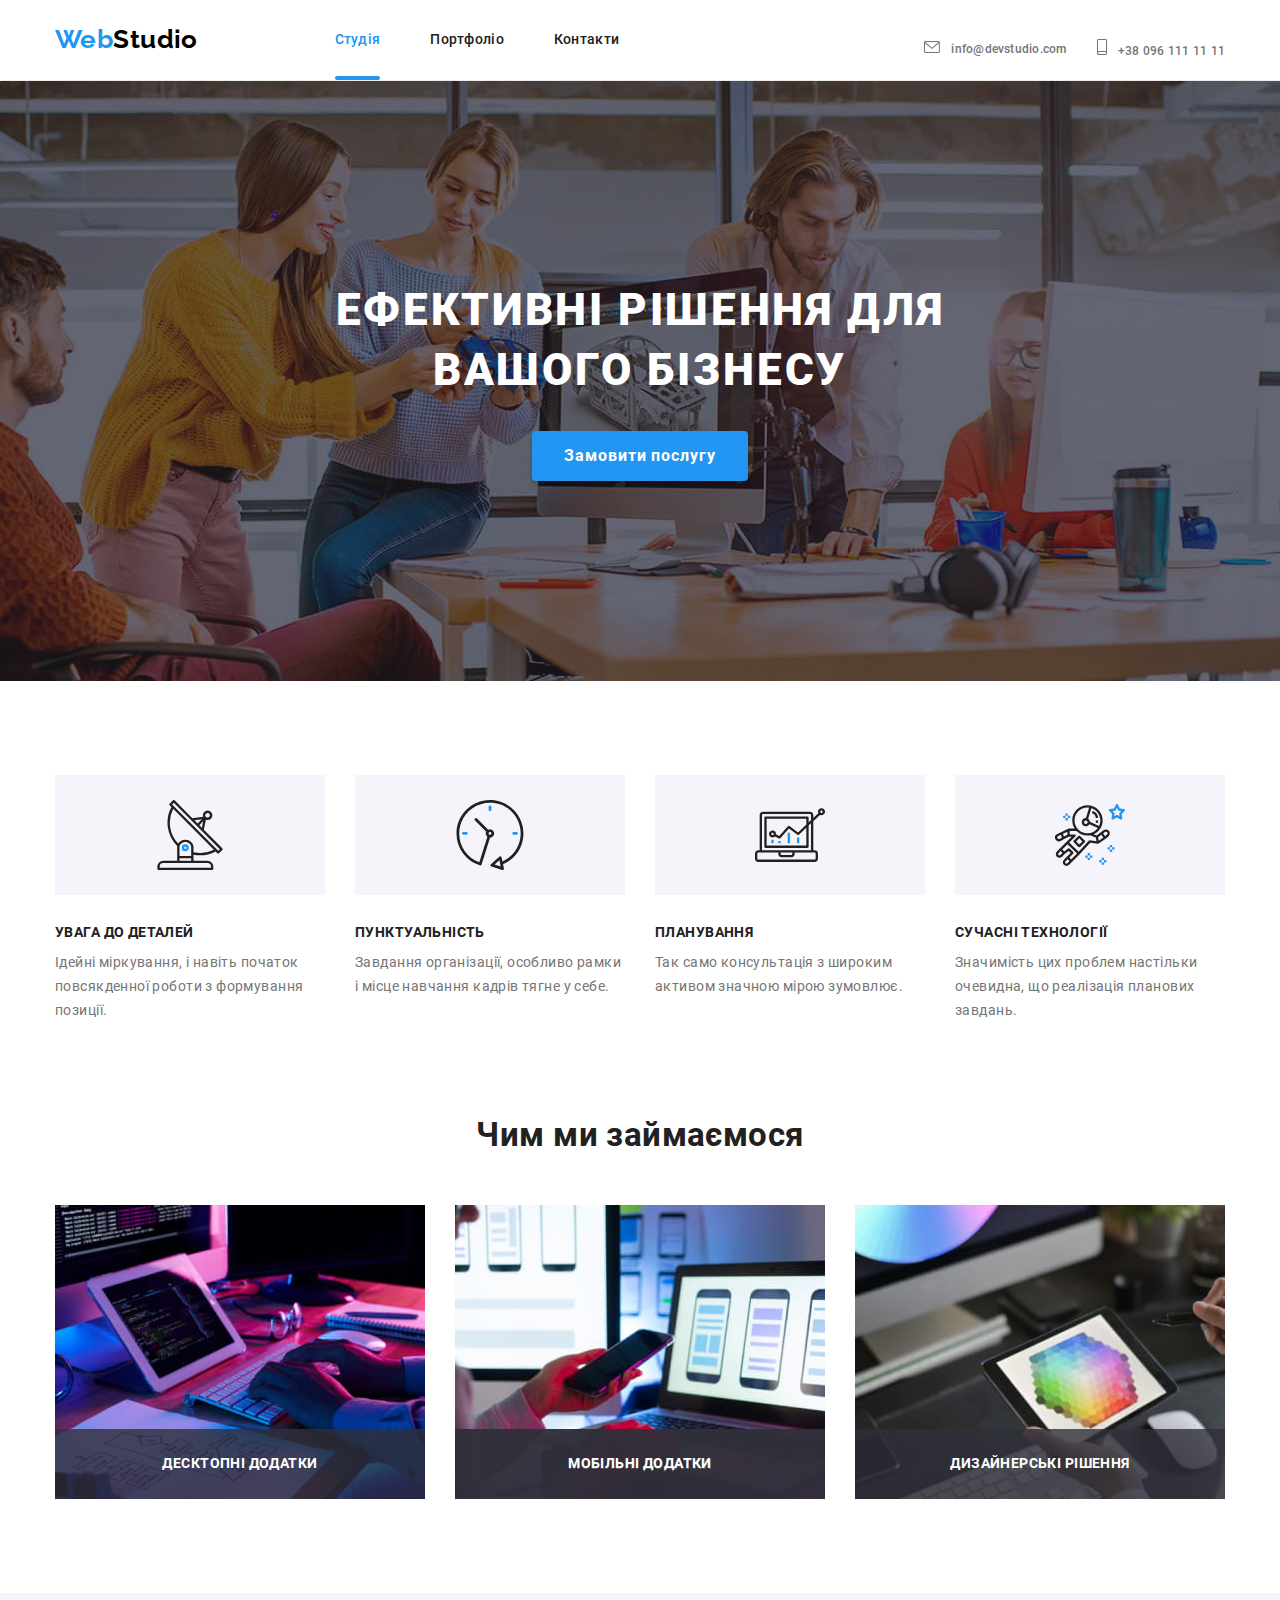
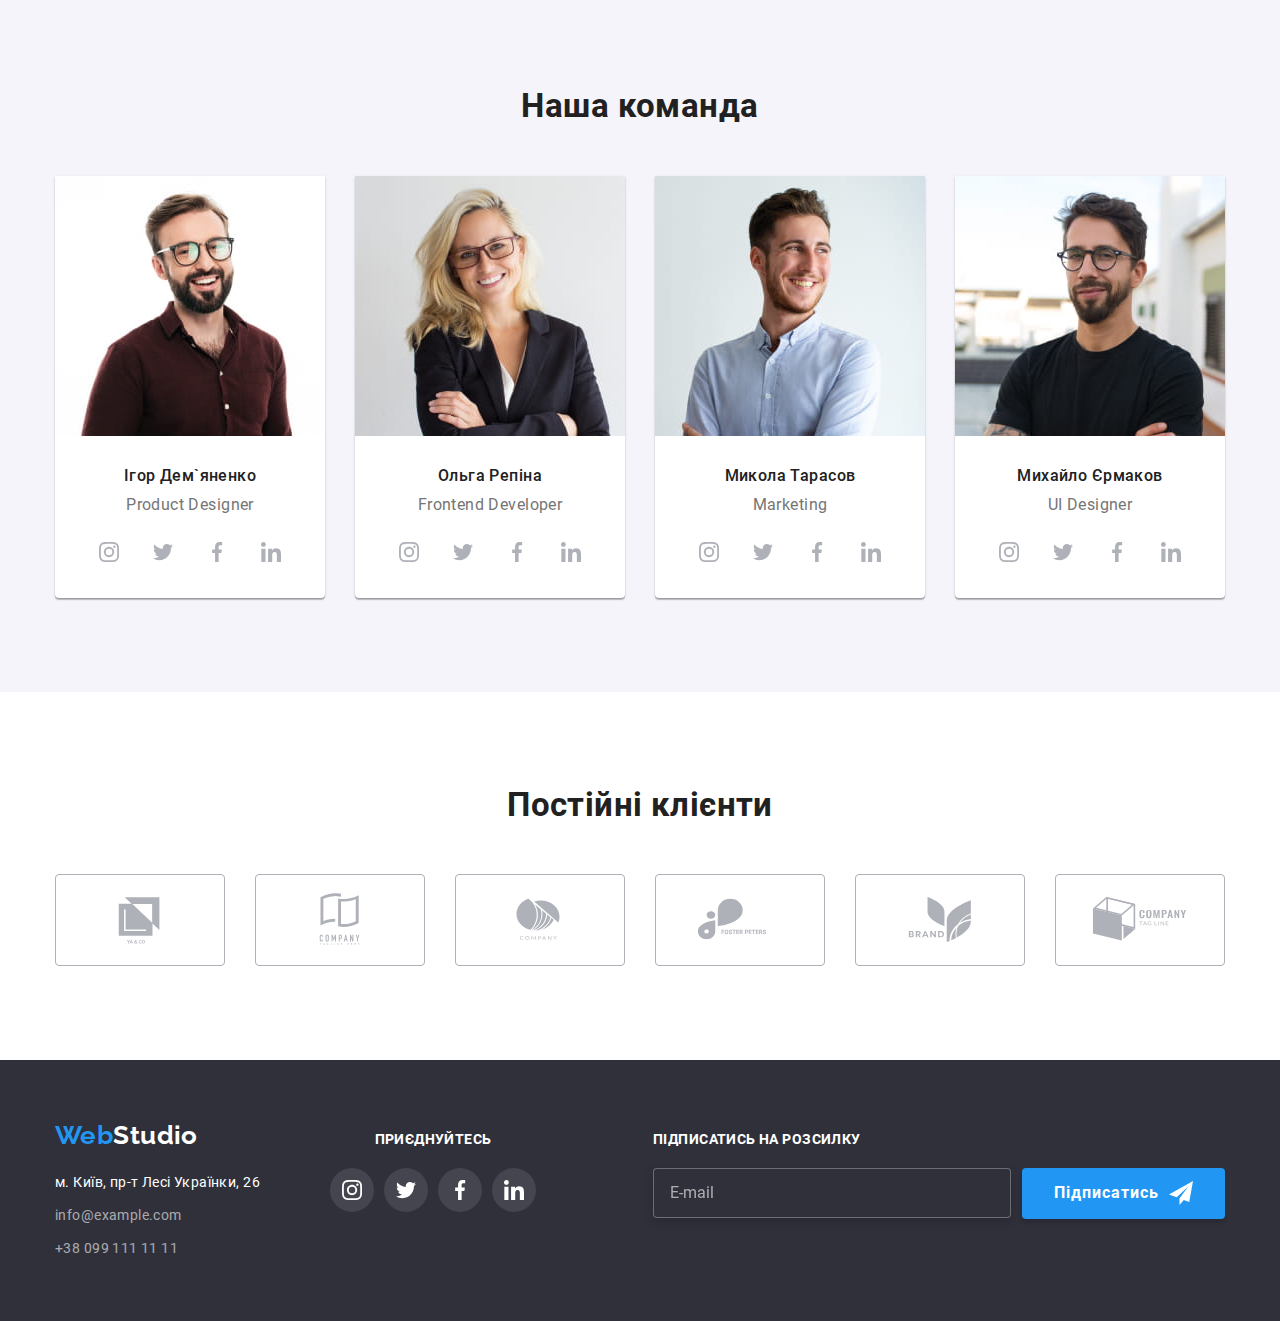
<file: index.html>
<!DOCTYPE html>
<html lang="uk">
<head>
   
    <meta charset="UTF-8">
    <meta http-equiv="X-UA-Compatible" content="IE=edge">
    <meta name="viewport" content="width=device-width, initial-scale=1.0">
    <title>Document</title>
    <link rel="stylesheet" href="https://cdnjs.cloudflare.com/ajax/libs/modern-normalize/1.1.0/modern-normalize.min.css">
    <!-- <link rel="preconnect" href="https://fonts.googleapis.com">
<link rel="preconnect" href="https://fonts.gstatic.com" crossorigin>
<link href="https://fonts.googleapis.com/css2?family=Raleway:wght@700&family=Roboto:wght@400;500;700;900&display=swap" rel="stylesheet"> -->
    <link rel="stylesheet" href="./css/main.min.css">
</head>
<body>
    <header class="page-header"> 
        <div class="container page-header__container ">
            <a href="./index.html" class="logo page-header__logo"><span class="page-header__logo-web">Web</span>Studio</a>
            <button type="button" class="page-header__btn is-open" 
                aria-expanded="true"
                aria-controls="overlay-menu" 
                data-menu-button-open>                        
                <svg width="40" height="40" aria-label="Перемикач мобільного меню">
                    <use class="icon-menu" href="./images/sprite.svg#icon-menu"></use>
                </svg>
            </button>
            <div class="overlay-menu" id="overlay-menu" data-menu >
                <button type="button" class="overlay-menu__btn is-close" 
                    aria-expanded="false" 
                    data-menu-button-close>
                    <svg width="40" height="40" aria-label="Перемикач мобільного меню">
                        <use class="icon-cross" href="./images/sprite.svg#icon-cross"></use>
                    </svg>
                </button>
                <nav class="page-header__nav">
                    <ul class="site-nav ">
                        <li class="site-nav__item"><a  class="site-nav__link site-nav__link--current" href="./index.html" >Студія</a></li>
                        <li class="site-nav__item"><a  class="site-nav__link" href="./portfolio.html" >Портфоліо</a></li>
                        <li class="site-nav__item"><a  class="site-nav__link" href="" >Контакти</a></li>
                    </ul>
                </nav>
                <div class="page-header__contacts">
                    <ul class="auth-nav page-header__auth-nav">
                        <li class="auth-nav__item">
                            <a  class="auth-nav__link" href="tel:+380961111111" >
                                <svg class="auth-nav__icon"  width="10" height="16">                                
                                    <use href="./images/sprite.svg#icon-phone"></use>
                                </svg>
                                <span>+38 096 111 11 11</span>
                            </a>
                        </li>
                        <li class="auth-nav__item">                    
                            <a  class="auth-nav__link" href="mailto:info@devstudio.com">
                                <svg class="auth-nav__icon"   width="16" height="12">
                                    <use href="./images/sprite.svg#icon-email" ></use>
                                </svg>
                                <span>info@devstudio.com</span>
                            </a>
                        </li>
                    </ul> 
                    <ul class="social-line overlay-menu__social-line">
                        <li class="social-line__item"><a href="" class="social-line__link">Instagram</a></li>
                        <li class="social-line__item"><a href="" class="social-line__link">Twitter</a></li>
                        <li class="social-line__item"><a href="" class="social-line__link">Facebook</a></li>
                        <li class="social-line__item"><a href="" class="social-line__link">LinkedIn</a></li>
                    </ul>
                </div>
            </div>       
        </div>
    </header>

    <main>
        <section class="section hero-section">
            <div class="container">
                <h1 class="hero-section__title">Ефективні рішення для вашого бізнесу</h1>
                <button type="button" class="btn" data-modal-open>Замовити послугу</button>
            </div>     
        </section> 
                     
        <section class="section features-section">
            <div class="container">
                <h2 class="visually-hidden title">Особливості</h2>
                <ul class="features-list">
                    <li class="features-list__item">
                        <div class="features-list__icon">
                            <svg  width="70" height="70" >
                                <use href="./images/sprite.svg#icon-antenna"></use>
                            </svg>
                        </div>
                        <h3 class="features-list__title">Увага до деталей</h3>
                        <p class="features-list__descr">Ідейні міркування, і навіть початок повсякденної роботи з формування позиції.</p>
                    </li>
                    <li class="features-list__item">
                        <div class="features-list__icon">
                            <svg width="70" height="70" >
                                <use href="./images/sprite.svg#icon-clock"></use>
                            </svg>
                        </div>
                        <h3 class="features-list__title">Пунктуальність</h3>
                        <p class="features-list__descr">Завдання організації, особливо рамки і місце навчання кадрів тягне у себе.</p>
                    </li>
                    <li class="features-list__item">
                        <div class="features-list__icon">
                            <svg width="70" height="70">
                                <use href="./images/sprite.svg#icon-diagram"></use>
                            </svg>
                        </div>
                        <h3 class="features-list__title">Планування</h3>
                        <p class="features-list__descr">Так само консультація з широким активом значною мірою зумовлює.</p>
                    </li>
                    <li class="features-list__item">
                        <div class="features-list__icon">
                            <svg width="70" height="70" >
                                <use href="./images/sprite.svg#icon-astronaut"></use>
                            </svg>
                        </div>
                        <h3 class="features-list__title">Сучасні технології</h3>
                        <p class="features-list__descr">Значимість цих проблем настільки очевидна, що реалізація планових завдань.</p>
                    </li>
                </ul>
            </div>
        </section>

        <section class="section product-section">
            <div class="container">
                <h2 class="title product-section__title">Чим ми займаємося</h2>
                <ul class="product-list">
                    <li class="product-list__item">
                        <img srcset="./images/Студия/box_1.jpg 1x,./images/Студия/box_1@2x.jpg 2x" 
                        src="./images/Студия/box_1.jpg" alt="Веб-программирование" width="370" height="294">
                        <div class="product-list__overlay">
                            <p class="product-list__text-overlay">Десктопні додатки</p>
                        </div>
                    </li>
                    <li class="product-list__item">
                        <img srcset="./images/Студия/box_2.jpg 1x,./images/Студия/box_2@2x.jpg 2x" 
                        src="./images/Студия/box_2.jpg" alt="Мобильное программирование" width="370" height="294">
                        <div class="product-list__overlay">
                            <p class="product-list__text-overlay">Мобільні додатки</p>
                        </div>
                    </li>
                    <li class="product-list__item">
                        <img srcset="./images/Студия/box_3.jpg 1x,./images/Студия/box_3@2x.jpg 2x"
                        src="./images/Студия/box_3.jpg" alt="Веб-дизайн" width="370" height="294">
                        <div class="product-list__overlay">
                            <p class="product-list__text-overlay">Дизайнерські рішення</p>
                        </div>
                    </li>
                </ul>
            </div>
        </section>

        <section class="section team-section">
           <div class="container">
                <h2 class="title team-section__title">Наша команда</h2>
                <ul class="team">
                    <li class="employee-card">
                        <picture class="employee-card__photo">
                            <source srcset="./images/Студия/Ihor_Demyanenko-d.jpg 1x,./images/Студия/Ihor_Demyanenko-d@2x.jpg 2x" media="(min-width:1200px) ">
                            <source srcset="./images/Студия/Ihor_Demyanenko-m.jpg 1x,./images/Студия/Ihor_Demyanenko-m@2x.jpg 2x" media="(max-width:767px)  ">
                            <source srcset="./images/Студия/Ihor_Demyanenko-t.jpg 1x,./images/Студия/Ihor_Demyanenko-t@2x.jpg 2x" media="(min-width:768px) ">
                            <img src="./images/Студия/Ihor_Demyanenko-d.jpg" alt="Ігор Дем'яненко-дизайнер продукту">
                        </picture>
                        <div class="employee-card__descr">
                            <h3 class="employee-card__name">Ігор Дем`яненко</h3>
                            <p class="employee-card__job-title">Product Designer</p>
                        </div>

                        <ul class="social-list">
                            <li class="social-list__item">
                                <a class="social-list__link" href="https://www.instagram.com">
                                    <svg class="social-list__icon" width="20" height="20">
                                        <use href="./images/sprite.svg#icon-instagram"></use>
                                    </svg>
                                </a>
                            </li>
                            <li class="social-list__item">
                                <a class="social-list__link" href="https://twitter.com">
                                    <svg class="social-list__icon" width="20" height="20">
                                        <use href="./images/sprite.svg#icon-twitter"></use>
                                    </svg>
                                </a>
                            </li>
                            <li class="social-list__item">
                                <a class="social-list__link" href="https://www.facebook.com/">
                                    <svg class="social-list__icon" width="20" height="20">
                                        <use href="./images/sprite.svg#icon-facebook"></use>
                                    </svg>
                                </a>
                            </li>
                            <li class="social-list__item">
                                <a class="social-list__link" href="https://www.linkedin.com">
                                    <svg class="social-list__icon" width="20" height="20">
                                        <use href="./images/sprite.svg#icon-linkedin"></use>
                                    </svg>
                                </a>
                            </li>
                        </ul>
                    </li>
                    <li class="employee-card">
                        <picture class="employee-card__photo">
                            <source srcset="./images/Студия/Olga_Repyna-d.jpg 1x,./images/Студия/Olga_Repyna-d@2x.jpg 2x" media="(min-width:1200px) ">
                            <source srcset="./images/Студия/Olga_Repyna-m.jpg 1x,./images/Студия/Olga_Repyna-m@2x.jpg 2x" media="(max-width:767px)  ">
                            <source srcset="./images/Студия/Olga_Repyna-t.jpg 1x,./images/Студия/Olga_Repyna-t@2x.jpg 2x" media="(min-width:768px) ">
                            <img src="./images/Студия/Olga_Repyna-d.jpg" alt="Ольга Репіна-розробник">
                        </picture>
                        <div class="employee-card__descr">
                            <h3 class="employee-card__name">Ольга Репіна</h3>
                            <p class="employee-card__job-title">Frontend Developer</p>
                        </div>

                        <ul class="social-list">
                            <li class="social-list__item">
                                <a class="social-list__link" href="https://www.instagram.com">
                                    <svg class="social-list__icon" width="20" height="20">
                                        <use href="./images/sprite.svg#icon-instagram"></use>
                                    </svg>
                                </a>
                            </li>
                            <li class="social-list__item">
                                <a class="social-list__link" href="https://twitter.com">
                                    <svg class="social-list__icon" width="20" height="20">
                                        <use href="./images/sprite.svg#icon-twitter"></use>
                                    </svg>
                                </a>
                            </li>
                            <li class="social-list__item">
                                <a class="social-list__link" href="https://www.facebook.com/">
                                    <svg class="social-list__icon" width="20" height="20">
                                        <use href="./images/sprite.svg#icon-facebook"></use>
                                    </svg>
                                </a>
                            </li>
                            <li class="social-list__item">
                                <a class="social-list__link" href="https://www.linkedin.com">
                                    <svg class="social-list__icon" width="20" height="20">
                                        <use href="./images/sprite.svg#icon-linkedin"></use>
                                    </svg>
                                </a>
                            </li>
                        </ul>
                    </li>
                    <li class="employee-card">
                         <picture class="employee-card__photo">
                                    <source srcset="./images/Студия/Mykolay_Tarasov-d.jpg 1x,./images/Студия/Mykolay_Tarasov-d@2x.jpg 2x" media="(min-width:1200px) ">
                                    <source srcset="./images/Студия/Mykolay_Tarasov-m.jpg 1x,./images/Студия/Mykolay_Tarasov-m@2x.jpg 2x" media="(max-width:767px)  ">
                                    <source srcset="./images/Студия/Mykolay_Tarasov-t.jpg 1x,./images/Студия/Mykolay_Tarasov-t@2x.jpg 2x" media="(min-width:768px) ">
                                    <img src="./images/Студия/Mykolay_Tarasov-d.jpg" alt="Микола Тарасов-відділ маркетингу">
                                </picture>
                                <div class="employee-card__descr">
                                    <h3 class="employee-card__name">Микола Тарасов</h3>
                                    <p class="employee-card__job-title">Marketing</p>
                                </div>

                        <ul class="social-list">
                            <li class="social-list__item">
                                <a class="social-list__link" href="https://www.instagram.com">
                                    <svg class="social-list__icon" width="20" height="20">
                                        <use href="./images/sprite.svg#icon-instagram"></use>
                                    </svg>
                                </a>
                            </li>
                            <li class="social-list__item">
                                <a class="social-list__link" href="https://twitter.com">
                                    <svg class="social-list__icon" width="20" height="20">
                                        <use href="./images/sprite.svg#icon-twitter"></use>
                                    </svg>
                                </a>
                            </li>
                            <li class="social-list__item">
                                <a class="social-list__link" href="https://www.facebook.com/">
                                    <svg class="social-list__icon" width="20" height="20">
                                        <use href="./images/sprite.svg#icon-facebook"></use>
                                    </svg>
                                </a>
                            </li>
                            <li class="social-list__item">
                                <a class="social-list__link" href="https://www.linkedin.com">
                                    <svg class="social-list__icon" width="20" height="20">
                                        <use href="./images/sprite.svg#icon-linkedin"></use>
                                    </svg>
                                </a>
                            </li>
                        </ul>
                    </li>
                    <li class="employee-card">
                        <picture class="employee-card__photo">
                            <source srcset="./images/Студия/Myhail_Ermakov-d.jpg 1x,./images/Студия/Myhail_Ermakov-d@2x.jpg 2x" media="(min-width:1200px) ">
                            <source srcset="./images/Студия/Myhail_Ermakov-m.jpg 1x,./images/Студия/Myhail_Ermakov-m@2x.jpg 2x" media="(max-width:767px)  ">
                            <source srcset="./images/Студия/Myhail_Ermakov-t.jpg 1x,./images/Студия/Myhail_Ermakov-t@2x.jpg 2x" media="(min-width:768px) ">
                            <img src="./images/Студия/Myhail_Ermakov-d.jpg" alt="Михаил Ермаков-дизайнер">
                        </picture>
                        <div class="employee-card__descr">
                            <h3 class="employee-card__name">Михайло Єрмаков</h3>
                            <p class="employee-card__job-title">UI Designer</p>
                        </div>
                       
                        <ul class="social-list">
                            <li class="social-list__item">
                                <a class="social-list__link" href="https://www.instagram.com">
                                    <svg class="social-list__icon" width="20" height="20">
                                        <use href="./images/sprite.svg#icon-instagram"></use>
                                    </svg>
                                </a>
                            </li>
                            <li class="social-list__item">
                                <a class="social-list__link" href="https://twitter.com">
                                    <svg class="social-list__icon" width="20" height="20">
                                        <use href="./images/sprite.svg#icon-twitter"></use>
                                    </svg>
                                </a>
                            </li>
                            <li class="social-list__item">
                                <a class="social-list__link" href="https://www.facebook.com/">
                                    <svg class="social-list__icon" width="20" height="20">
                                        <use href="./images/sprite.svg#icon-facebook"></use>
                                    </svg>
                                </a>
                            </li>
                            <li class="social-list__item">
                                <a class="social-list__link" href="https://www.linkedin.com">
                                    <svg class="social-list__icon" width="20" height="20">
                                        <use href="./images/sprite.svg#icon-linkedin"></use>
                                    </svg>
                                </a>
                            </li>
                        </ul>
                    </li>
                </ul>
           </div>
        </section>

        <section class="section clients-section ">           
            <div class="container">
                <h2 class="title client-section__title">Постійні клієнти</h2>
                <ul class="clients">
                    <li class="clients__item">
                        <a class="clients__link" href="#">
                            <svg class="clients__icon" width="106" height="60">
                                <use href="./images/sprite.svg#icon-Logo-1"></use>
                            </svg>
                        </a>
                    </li>
                    <li class="clients__item">
                        <a class="clients__link" href="#">
                            <svg class="clients__icon" width="106" height="60">
                                <use href="./images/sprite.svg#icon-Logo-2"></use>
                            </svg>
                        </a>
                    </li>
                    <li class="clients__item">
                        <a class="clients__link" href="#">
                            <svg class="clients__icon" width="106" height="60">
                                <use href="./images/sprite.svg#icon-Logo-3"></use>
                            </svg>
                        </a>
                    </li>
                    <li class="clients__item">
                        <a class="clients__link" href="#">
                            <svg class="clients__icon" width="106" height="60">
                                <use href="./images/sprite.svg#icon-Logo-4"></use>
                            </svg>
                        </a>
                    </li>
                    <li class="clients__item">
                        <a class="clients__link" href="#">
                            <svg class="clients__icon" width="106" height="60">
                                <use href="./images/sprite.svg#icon-Logo-5"></use>
                            </svg>
                        </a>
                    </li>
                    <li class="clients__item">
                        <a class="clients__link" href="#">
                            <svg class="clients__icon" width="106" height="60">
                                <use href="./images/sprite.svg#icon-Logo-6"></use>
                            </svg>
                        </a>
                    </li>
                </ul>
            </div>
        </section>
    </main>

    <footer class="page-footer">
        <div class="container page-footer__info">
            <div>
                <a class="logo page-footer__logo" href="./index.html" ><span class="page-footer__logo-web">Web</span>Studio</a>
                <address>
                    <ul class="contacts page-footer__contacts">
                        <li class="contacts__item"><a class="contacts__link" href="">м. Київ, пр-т Лесі Українки, 26</a></li>
                        <li class="contacts__item"><a class="contacts__link contacts__link--grey-color" href="mailto:info@example.com">info@example.com</a></li>
                        <li class="contacts__item"><a class="contacts__link contacts__link--grey-color" href="tel:+380991111111">+38 099 111 11 11</a></li>
                    </ul>       
                </address>
            </div>
            <div class="social-link page-footer__social-link">
                <strong class="social-link__title">Приєднуйтесь</strong>
                <ul class="social-list page-footer__social-list">
                    <li class="social-list__item">
                        <a class="social-list__link social-list__link--white" href="https://www.instagram.com">
                            <svg class="social-list__icon" width="20" height="20">
                                <use href="./images/sprite.svg#icon-instagram"></use>
                            </svg>
                        </a>
                    </li>
                    <li class="social-list__item">
                        <a class="social-list__link social-list__link--white" href="https://twitter.com">
                            <svg class="social-list__icon" width="20" height="20">
                                <use href="./images/sprite.svg#icon-twitter"></use>
                            </svg>
                        </a>
                    </li>
                    <li class="social-list__item">
                        <a class="social-list__link social-list__link--white" href="https://www.facebook.com/">
                            <svg class="social-list__icon" width="20" height="20">
                                <use href="./images/sprite.svg#icon-facebook"></use>
                            </svg>
                        </a>
                    </li>
                    <li class="social-list__item">
                        <a class="social-list__link social-list__link--white" href="https://www.linkedin.com">
                            <svg class="social-list__icon" width="20" height="20">
                                <use href="./images/sprite.svg#icon-linkedin"></use>
                            </svg>
                        </a>
                    </li>
                </ul>
            </div>
            <div class="signup-field page-footer__signup-field">
                <b class="signup-field__label">Підписатись на розсилку</b>
                <form class="signup-field__form">
                    <input class="signup-field__input" type="email" placeholder="E-mail" >
                    <button class="btn" type="submit">Підписатись
                        <svg class="btn__icon" width="24" height="24">
                            <use href="./images/sprite.svg#icon-send"></use>
                        </svg>
                    </button>
                </form>
            </div>
        </div>
    </footer>

    <div class="backdrop is-hidden" data-modal >
        <div class="modal backdrop__modal " >
           <button class="modal__btn" data-modal-close >
            <svg class="modal__btn-icon" width="18" height="18">
                <use href="./images/sprite.svg#icon-close"></use>
            </svg>
           </button>
           
           <p class="modal__title">Залиште свої дані, ми вам зателефонуємо</p>
           <form class="form modal__form">
            <label class="form__label"> 
                <span class="form__label-text">Ім'я</span>
                <svg class="form__icon" width="18" height="18">
                    <use href="./images/sprite.svg#icon-person"></use>
                </svg>
                <input class="form__input"  type="text" name="username">
            </label>
            <label class="form__label"> 
                <span class="form__label-text">Телефон</span>
                <svg class="form__icon" width="18" height="18">
                    <use href="./images/sprite.svg#icon-tel"></use>
                </svg>
                <input class="form__input"  type="tel" name="tel">
            </label>
            <label class="form__label"> 
                <span class="form__label-text">Пошта</span>
                <svg class="form__icon" width="18" height="18">
                    <use href="./images/sprite.svg#icon-mail"></use>
                </svg>
                <input class="form__input"  type="email" name="email">
            </label>
            <div class="form__label">
                <span class="form__label-text">Коментар</span>
            <textarea class="form__textarea" name="comments"  placeholder="Введіть текст"></textarea>
            </div>
            <label class="form__label-checkbox">
                <input class="form__input-checkbox visually-hidden" type="checkbox">
                <span class="form__checkbox-true"></span>
                <span class="form__checkbox-text">Погоджуюся з розсилкою та приймаю <span class="form__checkbox-text--blue">Умови договору</span></span>
            </label>
            <div class="form__btn">
                <button class="btn" type="submit">Відправити</button>
            </div>
           </form>
           
        </div>
    </div>

    <script src="./js/modal.js"></script>
    <script src="./js/mobile-menu.js"></script>

</body>
</html>
</file>
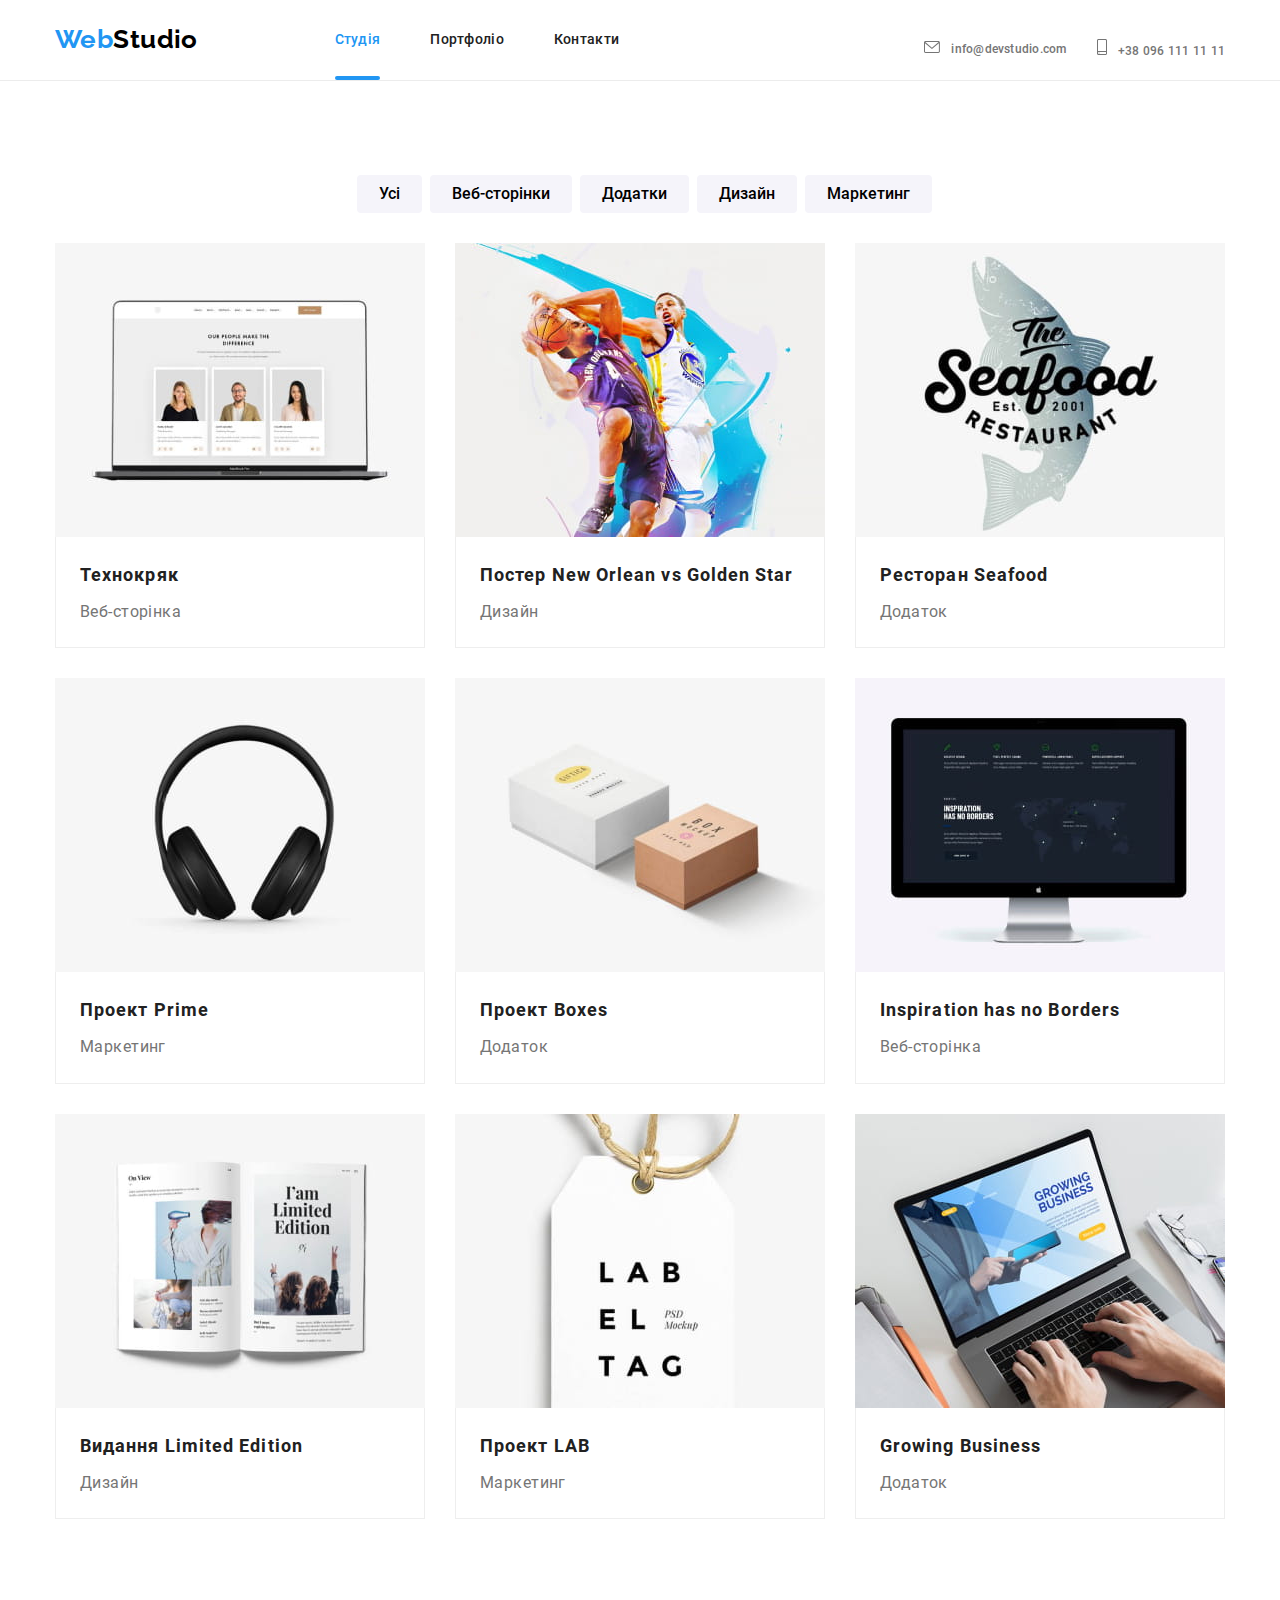
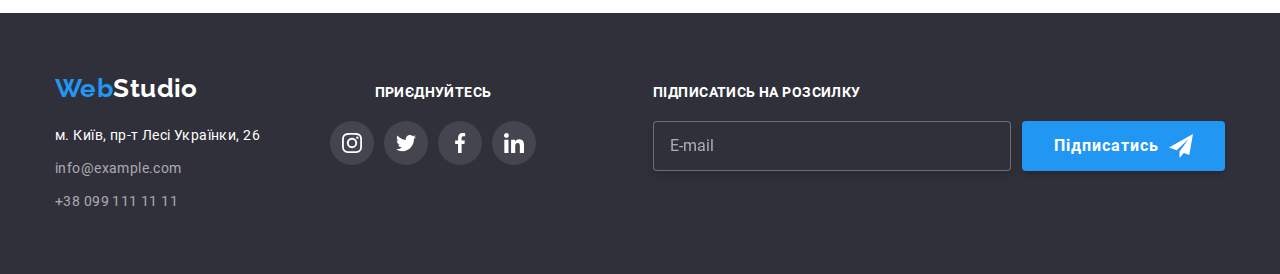
<file: portfolio.html>
<!DOCTYPE html>
<html lang="uk">
<head>
    <meta charset="UTF-8">
    <meta http-equiv="X-UA-Compatible" content="IE=edge">
    <meta name="viewport" content="width=device-width, initial-scale=1.0">
    <title>Document</title>
    <link rel="stylesheet" href="https://cdnjs.cloudflare.com/ajax/libs/modern-normalize/1.1.0/modern-normalize.min.css">
    <!-- <link rel="preconnect" href="https://fonts.googleapis.com">
<link rel="preconnect" href="https://fonts.gstatic.com" crossorigin>
<link href="https://fonts.googleapis.com/css2?family=Raleway:wght@700&family=Roboto:wght@400;500;700;900&display=swap" rel="stylesheet"> -->
    <link rel="stylesheet" href="./css/main.min.css">
</head>
<body>
    <header class="page-header"> 
        <div class="container page-header__container ">
            <a href="./index.html" class="logo page-header__logo"><span class="page-header__logo-web">Web</span>Studio</a>
            <button type="button" class="page-header__btn is-open" 
                aria-expanded="true"
                aria-controls="overlay-menu" 
                data-menu-button-open>                        
                <svg width="40" height="40" aria-label="Перемикач мобільного меню">
                    <use class="icon-menu" href="./images/sprite.svg#icon-menu"></use>
                </svg>
            </button>
            <div class="overlay-menu" id="overlay-menu" data-menu >
                <button type="button" class="overlay-menu__btn is-close" 
                    aria-expanded="false" 
                    data-menu-button-close>
                    <svg width="40" height="40" aria-label="Перемикач мобільного меню">
                        <use class="icon-cross" href="./images/sprite.svg#icon-cross"></use>
                    </svg>
                </button>
                <nav class="page-header__nav">
                    <ul class="site-nav ">
                        <li class="site-nav__item"><a  class="site-nav__link site-nav__link--current" href="./index.html" >Студія</a></li>
                        <li class="site-nav__item"><a  class="site-nav__link" href="./portfolio.html" >Портфоліо</a></li>
                        <li class="site-nav__item"><a  class="site-nav__link" href="" >Контакти</a></li>
                    </ul>
                </nav>
                <div class="page-header__contacts">
                    <ul class="auth-nav page-header__auth-nav">
                        <li class="auth-nav__item">
                            <a  class="auth-nav__link" href="tel:+380961111111" >
                                <svg class="auth-nav__icon"  width="10" height="16">                                
                                    <use href="./images/sprite.svg#icon-phone"></use>
                                </svg>
                                <span>+38 096 111 11 11</span>
                            </a>
                        </li>
                        <li class="auth-nav__item">                    
                            <a  class="auth-nav__link" href="mailto:info@devstudio.com">
                                <svg class="auth-nav__icon"   width="16" height="12">
                                    <use href="./images/sprite.svg#icon-email" ></use>
                                </svg>
                                <span>info@devstudio.com</span>
                            </a>
                        </li>
                    </ul> 
                    <ul class="social-line overlay-menu__social-line">
                        <li class="social-line__item"><a href="" class="social-line__link">Instagram</a></li>
                        <li class="social-line__item"><a href="" class="social-line__link">Twitter</a></li>
                        <li class="social-line__item"><a href="" class="social-line__link">Facebook</a></li>
                        <li class="social-line__item"><a href="" class="social-line__link">LinkedIn</a></li>
                    </ul>
                </div>
            </div>       
        </div>
    </header>
    <main>
        <section class="section portfolio-section">
           <div class="container">
                <h1 class="visually-hidden">Наші роботи</h1>
                <ul class="filters portfolio-section__filter">
                    <li class="filters__item"><button type="button" class="filters__btn">Усі</button></li>
                    <li class="filters__item"><button type="button" class="filters__btn">Веб-сторінки</button></li>
                    <li class="filters__item"><button type="button" class="filters__btn">Додатки</button></li>
                    <li class="filters__item"><button type="button" class="filters__btn">Дизайн</button></li>
                    <li class="filters__item"><button type="button" class="filters__btn">Маркетинг</button></li>
                </ul>
                <ul class="cards-set">
                    <li class="cards-set__card card"> 
                        <a class="card__link" href="">
                            <div class="card__thumb">
                                <picture>
                                    <source srcset="./images/Портфолио/Techno-d.jpg 1x,./images/Портфолио/Techno-d@2x.jpg 2x" media="(min-width:1200px) ">
                                    <source srcset="./images/Портфолио/Techno-m.jpg 1x,./images/Портфолио/Techno-m@2x.jpg 2x" media="(max-width:767px)  ">
                                    <source srcset="./images/Портфолио/Techno-t.jpg 1x,./images/Портфолио/Techno-t@2x.jpg 2x" media="(min-width:768px) ">
                                    <img src="./images/Портфолио/Techno-d.jpg" alt="Проект Технокряк">
                                </picture>
                                <div class="card__text">
                                    <p>Ресурс пропонує комплексні пропозиції з різним рівнем функціоналу та сервісів. Все це дозволить відвідувачу отримати вичерпні відомості про компанію чи приватну особу.</p>
                                </div>
                            </div>
                            <div class="card__title card__title--first-card">
                                <h2 class="card__name">Технокряк</h2>
                                <p class="card__descr">Веб-сторінка</p> 
                            </div>
                        </a>
                    </li>
                    <li class="cards-set__card card">
                        <a class="card__link" href="">
                            <div class="card__thumb">
                                <picture>
                                    <source media="(min-width:1200px)" srcset="./images/Портфолио/Bascketball-d.jpg 1x,./images/Портфолио/Bascketball-d@2x.jpg 2x">
                                    <source media="(max-width:767px)" srcset="./images/Портфолио/Bascketball-m.jpg 1x,./images/Портфолио/Bascketball-m@2x.jpg 2x">
                                    <source media="(min-width:768px)" srcset="./images/Портфолио/Bascketball-t.jpg 1x,./images/Портфолио/Bascketball-t@2x.jpg 2x">
                                    <img src="./images/Портфолио/Bascketball-d.jpg" alt="Проект постера баскетбольного матчу">
                                </picture>
                                <div class="card__text">
                                    <p>Ресурс пропонує комплексні пропозиції з різним рівнем функціоналу та сервісів. Все це дозволить відвідувачу отримати вичерпні відомості про компанію чи приватну особу.</p>
                                </div>
                            </div>
                            <div class="card__title">
                                <h2 class="card__name">Постер New Orlean vs Golden Star</h2>
                                <p class="card__descr">Дизайн</p>
                            </div> 
                        </a>
                    </li>
                    <li class="cards-set__card card">
                        <a class="card__link" href="">
                            <div class="card__thumb">
                                <picture>
                                    <source media="(min-width:1200px)" srcset="./images/Портфолио/Seafood-rest-d.jpg 1x,./images/Портфолио/Seafood-rest-d@2x.jpg 2x">
                                    <source media="(max-width:767px)" srcset="./images/Портфолио/Seafood-rest-m.jpg 1x,./images/Портфолио/Seafood-rest-m@2x.jpg 2x">
                                    <source media="(min-width:768px)" srcset="./images/Портфолио/Seafood-rest-t.jpg 1x,./images/Портфолио/Seafood-rest-t@2x.jpg 2x">
                                    <img src="./images/Портфолио/Seafood-rest-d.jpg" alt="Проект ресторану морської кухні">
                                </picture>
                                <div class="card__text">
                                    <p>Ресурс пропонує комплексні пропозиції з різним рівнем функціоналу та сервісів. Все це дозволить відвідувачу отримати вичерпні відомості про компанію чи приватну особу.</p>
                                </div>
                            </div>
                            <div class="card__title">
                                <h2 class="card__name">Ресторан Seafood</h2>
                                <p class="card__descr">Додаток</p>
                            </div>
                        </a>
                    </li>
                    <li class="cards-set__card card">
                        <a class="card__link" href="">
                            <div class="card__thumb">
                                <picture>
                                    <source media="(min-width:1200px)" srcset="./images/Портфолио/Prime-d.jpg 1x,./images/Портфолио/Prime-d@2x.jpg 2x">
                                    <source media="(max-width:767px)" srcset="./images/Портфолио/Prime-m.jpg 1x,./images/Портфолио/Prime-m@2x.jpg 2x">
                                    <source media="(min-width:768px)" srcset="./images/Портфолио/Prime-t.jpg 1x,./images/Портфолио/Prime-t@2x.jpg 2x">
                                    <img src="./images/Портфолио/Prime-d.jpg" alt="Проект навушників Прайм">
                                </picture>
                                <div class="card__text">
                                    <p>Ресурс пропонує комплексні пропозиції з різним рівнем функціоналу та сервісів. Все це дозволить відвідувачу отримати вичерпні відомості про компанію чи приватну особу.</p>
                                </div>
                            </div>
                            <div class="card__title">
                                <h2 class="card__name">Проект Prime</h2>
                                <p class="card__descr">Маркетинг</p>
                            </div>
                        </a>
                    </li>
                    <li class="cards-set__card card">
                        <a class="card__link" href="">
                            <div class="card__thumb">
                                <picture>
                                    <source media="(min-width:1200px)" srcset="./images/Портфолио/Boxes-d.jpg 1x,./images/Портфолио/Boxes-d@2x.jpg 2x">
                                    <source media="(max-width:767px)" srcset="./images/Портфолио/Boxes-m.jpg 1x,./images/Портфолио/Boxes-m@2x.jpg 2x">
                                    <source media="(min-width:768px)" srcset="./images/Портфолио/Boxes-t.jpg 1x,./images/Портфолио/Boxes-t@2x.jpg 2x">
                                    <img src="./images/Портфолио/Boxes-d.jpg" alt="Проект оформлення коробок">
                                </picture>
                                <div class="card__text">
                                    <p>Ресурс пропонує комплексні пропозиції з різним рівнем функціоналу та сервісів. Все це дозволить відвідувачу отримати вичерпні відомості про компанію чи приватну особу.</p>
                                </div>
                            </div>
                            <div class="card__title">
                                <h2 class="card__name">Проект Boxes</h2>
                                <p class="card__descr">Додаток</p>
                            </div> 
                        </a>
                    </li>
                    <li class="cards-set__card card">
                        <a class="card__link" href="">
                            <div class="card__thumb">
                                <picture>
                                    <source media="(min-width:1200px)" srcset="./images/Портфолио/Inspiration-d.jpg 1x,./images/Портфолио/Inspiration-d@2x.jpg 2x">
                                    <source media="(max-width:767px)" srcset="./images/Портфолио/Inspiration-m.jpg 1x,./images/Портфолио/Inspiration-m@2x.jpg 2x">
                                    <source media="(min-width:768px)" srcset="./images/Портфолио/Inspiration-t.jpg 1x,./images/Портфолио/Inspiration-t@2x.jpg 2x">
                                    <img src="./images/Портфолио/Inspiration-d.jpg" alt="Проект Натхнення">
                                </picture>
                                <div class="card__text">
                                    <p>Ресурс пропонує комплексні пропозиції з різним рівнем функціоналу та сервісів. Все це дозволить відвідувачу отримати вичерпні відомості про компанію чи приватну особу.</p>
                                </div>
                            </div>
                            <div class="card__title">
                                <h2 class="card__name">Inspiration has no Borders</h2>
                                <p class="card__descr">Веб-сторінка</p>
                            </div> 
                        </a>
                    </li>
                    <li class="cards-set__card card">
                        <a class="card__link" href="">
                            <div class="card__thumb">
                                <picture>
                                    <source media="(min-width:1200px)" srcset="./images/Портфолио/LimEditional-d.jpg 1x,./images/Портфолио/LimEditional-d@2x.jpg 2x">
                                    <source media="(max-width:767px)" srcset="./images/Портфолио/LimEditional-m.jpg 1x,./images/Портфолио/LimEditional-m@2x.jpg 2x">
                                    <source media="(min-width:768px)" srcset="./images/Портфолио/LimEditional-t.jpg 1x,./images/Портфолио/LimEditional-t@2x.jpg 2x">
                                    <img src="./images/Портфолио/LimEditional-d.jpg" alt="Проект журнала">
                                </picture>
                                 <div class="card__text">
                                    <p>Ресурс пропонує комплексні пропозиції з різним рівнем функціоналу та сервісів. Все це дозволить відвідувачу отримати вичерпні відомості про компанію чи приватну особу.</p>
                                </div>
                            </div>
                            <div class="card__title">
                                <h2 class="card__name">Видання Limited Edition</h2>
                                <p class="card__descr">Дизайн</p>
                            </div> 
                        </a>
                    </li>
                    <li class="cards-set__card card">
                        <a class="card__link" href="">
                            <div class="card__thumb">
                                <picture>
                                    <source media="(min-width:1200px)" srcset="./images/Портфолио/LAB-d.jpg 1x,./images/Портфолио/LAB-d@2x.jpg 2x">
                                    <source media="(max-width:767px)" srcset="./images/Портфолио/LAB-m.jpg 1x,./images/Портфолио/LAB-m@2x.jpg 2x">
                                    <source media="(min-width:768px)" srcset="./images/Портфолио/LAB-t.jpg 1x,./images/Портфолио/LAB-t@2x.jpg 2x">
                                    <img src="./images/Портфолио/LAB-d.jpg" alt="Проект ЛАБ">
                                </picture>
                                <div class="card__text">
                                    <p>Ресурс пропонує комплексні пропозиції з різним рівнем функціоналу та сервісів. Все це дозволить відвідувачу отримати вичерпні відомості про компанію чи приватну особу.</p>
                                </div>
                            </div>
                            <div class="card__title">
                                <h2 class="card__name">Проект LAB</h2>
                                <p class="card__descr">Маркетинг</p>
                            </div> 
                        </a>
                    </li>
                    <li class="cards-set__card card">
                        <a class="card__link" href="">
                            <div class="card__thumb">
                                <picture>
                                    <source media="(min-width:1200px)" srcset="./images/Портфолио/GrowBusiness-d.jpg 1x,./images/Портфолио/GrowBusiness-d@2x.jpg 2x">
                                    <source media="(max-width:767px)" srcset="./images/Портфолио/GrowBusiness-m.jpg 1x,./images/Портфолио/GrowBusiness-m@2x.jpg 2x">
                                    <source media="(min-width:768px)" srcset="./images/Портфолио/GrowBusiness-t.jpg 1x,./images/Портфолио/GrowBusiness-t@2x.jpg 2x">
                                    <img src="./images/Портфолио/GrowBusiness-d.jpg" alt="Проект розвитку бізнесу">
                                </picture>
                                <div class="card__text">
                                    <p>Ресурс пропонує комплексні пропозиції з різним рівнем функціоналу та сервісів. Все це дозволить відвідувачу отримати вичерпні відомості про компанію чи приватну особу.</p>
                                </div>
                            </div>
                            <div class="card__title">
                                <h2 class="card__name">Growing Business</h2>
                                <p class="card__descr">Додаток</p>
                            </div>
                        </a>  
                    </li>
                </ul>
           </div>
        </section>
    </main>

    <footer class="page-footer">
        <div class="container page-footer__info">
            <div>
                <a class="logo page-footer__logo" href="./index.html" ><span class="page-footer__logo-web">Web</span>Studio</a>
                <address>
                    <ul class="contacts page-footer__contacts">
                        <li class="contacts__item"><a class="contacts__link" href="">м. Київ, пр-т Лесі Українки, 26</a></li>
                        <li class="contacts__item"><a class="contacts__link contacts__link--grey-color" href="mailto:info@example.com">info@example.com</a></li>
                        <li class="contacts__item"><a class="contacts__link contacts__link--grey-color" href="tel:+380991111111">+38 099 111 11 11</a></li>
                    </ul>       
                </address>
            </div>
            <div class="social-link page-footer__social-link">
                <strong class="social-link__title">Приєднуйтесь</strong>
                <ul class="social-list page-footer__social-list">
                    <li class="social-list__item">
                        <a class="social-list__link social-list__link--white" href="https://www.instagram.com">
                            <svg class="social-list__icon" width="20" height="20">
                                <use href="./images/sprite.svg#icon-instagram"></use>
                            </svg>
                        </a>
                    </li>
                    <li class="social-list__item">
                        <a class="social-list__link social-list__link--white" href="https://twitter.com">
                            <svg class="social-list__icon" width="20" height="20">
                                <use href="./images/sprite.svg#icon-twitter"></use>
                            </svg>
                        </a>
                    </li>
                    <li class="social-list__item">
                        <a class="social-list__link social-list__link--white" href="https://www.facebook.com/">
                            <svg class="social-list__icon" width="20" height="20">
                                <use href="./images/sprite.svg#icon-facebook"></use>
                            </svg>
                        </a>
                    </li>
                    <li class="social-list__item">
                        <a class="social-list__link social-list__link--white" href="https://www.linkedin.com">
                            <svg class="social-list__icon" width="20" height="20">
                                <use href="./images/sprite.svg#icon-linkedin"></use>
                            </svg>
                        </a>
                    </li>
                </ul>
            </div>
            <div class="signup-field page-footer__signup-field">
                <b class="signup-field__label">Підписатись на розсилку</b>
                <form class="signup-field__form">
                    <input class="signup-field__input" type="email" placeholder="E-mail" >
                    <button class="btn" type="submit">Підписатись
                        <svg class="btn__icon" width="24" height="24">
                            <use href="./images/sprite.svg#icon-send"></use>
                        </svg>
                    </button>
                </form>
            </div>
        </div>
    </footer>
    <script src="./js/mobile-menu.js"></script>
</body>
</html>
</file>
<file: css/main.min.css>
@font-face{font-family:"Roboto";src:url("../fonts/Roboto-Bold.woff2") format("woff2"),url("../fonts/Roboto-Bold.woff") format("woff");font-weight:700;font-style:normal;font-display:swap}@font-face{font-family:"Roboto";src:url("../fonts/Roboto-Regular.woff2") format("woff2"),url("../fonts/Roboto-Regular.woff") format("woff");font-weight:400;font-style:normal;font-display:swap}@font-face{font-family:"Roboto";src:url("../fonts/Roboto-Medium.woff2") format("woff2"),url("../fonts/Roboto-Medium.woff") format("woff");font-weight:500;font-style:normal;font-display:swap}@font-face{font-family:"Raleway";src:url("../fonts/Raleway-Bold.woff2") format("woff2"),url("../fonts/Raleway-Bold.woff") format("woff");font-weight:700;font-style:normal;font-display:swap}@font-face{font-family:"Roboto";src:url("../fonts/Roboto-Black.woff2") format("woff2"),url("../fonts/Roboto-Black.woff") format("woff");font-weight:900;font-style:normal;font-display:swap}:root{--main-background-color: e5e5e5;--secondary-background-color:#ffffff;--third-background-color:#2f303a;--main-text-color:#212121;--secondary-text-color:#757575;--white-color:#ffffff;--color-of-active:#2196f3;--logo-color:#000000;--color-btn:#f5f4fa;--main-btn-active:#188ce8;--border-color-header:#ececec;--color-of-icon:#afb1b8}h1,h2,h3,ul,p{margin:0;padding:0}ul{list-style:none}img{display:block;max-width:100%;height:auto}body{color:var(--main-text-color);background-color:var(--main-background-color);font-family:"Roboto",sans-serif;letter-spacing:.03em;font-size:14px}.container{margin:0 auto;padding-left:15px;padding-right:15px}@media screen and (min-width: 480px){.container{width:480px}}@media screen and (min-width: 768px){.container{width:768px}}@media screen and (min-width: 1200px){.container{width:1200px}}.section{padding-top:60px;padding-bottom:60px}@media screen and (min-width: 1200px){.section{padding-top:94px;padding-bottom:94px}}.visually-hidden{position:absolute;width:1px;height:1px;margin:-1px;border:0;padding:0;white-space:nowrap;-webkit-clip-path:inset(100%);clip-path:inset(100%);clip:rect(0 0 0 0);overflow:hidden}.is-hidden{visibility:hidden;opacity:0;pointer-events:none}.btn{outline:rgba(0,0,0,0);display:-webkit-inline-box;display:-ms-inline-flexbox;display:inline-flex;-webkit-box-align:center;-ms-flex-align:center;align-items:center;-webkit-box-pack:center;-ms-flex-pack:center;justify-content:center;padding:10px 32px;border-radius:4px;border:none;min-width:200px;color:var(--white-color);background-color:var(--color-of-active);-webkit-box-shadow:0px 4px 4px rgba(0,0,0,.15);box-shadow:0px 4px 4px rgba(0,0,0,.15);font-weight:700;font-size:16px;line-height:1.9;letter-spacing:.06em;-webkit-transition:background-color 250ms cubic-bezier(0.4, 0, 0.2, 1);transition:background-color 250ms cubic-bezier(0.4, 0, 0.2, 1)}.btn:hover,.btn:focus{cursor:pointer;background-color:var(--main-btn-active)}.btn__icon{margin-left:10px}.page-header{position:relative;border-bottom:1px solid var(--border-color-header)}.page-header__contacts{margin-top:auto}@media screen and (min-width: 768px){.page-header__auth-nav{margin-left:auto}}@media screen and (max-width: 767px){.page-header__container{display:-webkit-box;display:-ms-flexbox;display:flex;-webkit-box-align:center;-ms-flex-align:center;align-items:center;-webkit-box-pack:justify;-ms-flex-pack:justify;justify-content:space-between;min-height:60px}}@media screen and (min-width: 768px){.page-header__container{display:-webkit-box;display:-ms-flexbox;display:flex;-webkit-box-align:center;-ms-flex-align:center;align-items:center;min-height:80px}}.page-header__logo-web{color:var(--color-of-active)}.page-header__btn{display:-webkit-inline-box;display:-ms-inline-flexbox;display:inline-flex;margin:0;padding:0;background-color:rgba(0,0,0,0);border:none;-webkit-transition:color 250ms cubic-bezier(0.4, 0, 0.2, 1);transition:color 250ms cubic-bezier(0.4, 0, 0.2, 1)}@media screen and (min-width: 768px){.page-header__btn{display:none}}.page-header__btn:hover,.page-header__btn:focus{fill:var(--color-of-active)}.logo{color:var(--logo-color);font-family:"Raleway";font-weight:700;font-size:26px;line-height:1.2;text-decoration:none;-webkit-transition:color 250ms cubic-bezier(0.4, 0, 0.2, 1);transition:color 250ms cubic-bezier(0.4, 0, 0.2, 1)}.logo:hover,.logo:focus{color:var(--color-of-active)}@media screen and (min-width: 768px){.site-nav{display:-webkit-box;display:-ms-flexbox;display:flex;-webkit-box-align:center;-ms-flex-align:center;align-items:center;margin-right:84px}}@media screen and (min-width: 1200px){.site-nav{margin-right:305px}}.site-nav__link{display:block;padding-top:32px;padding-bottom:32px;color:var(--main-color);font-family:"Roboto";font-weight:500;line-height:1.14;letter-spacing:.02em;text-decoration:none;-webkit-transition:color 250ms cubic-bezier(0.4, 0, 0.2, 1);transition:color 250ms cubic-bezier(0.4, 0, 0.2, 1)}@media screen and (max-width: 767px){.site-nav__link{font-size:40px;line-height:1.175;padding:0}}.site-nav__link--current{color:var(--color-of-active);position:relative}@media screen and (min-width: 768px){.site-nav__link--current::after{display:inline-block;position:absolute;left:0;bottom:0;content:"";width:100%;height:4px;border-radius:2px;background-color:var(--color-of-active)}}.site-nav__link:hover,.site-nav__link:focus{color:var(--color-of-active)}@media screen and (max-width: 767px){.site-nav__item:not(:last-child){margin-bottom:32px}}@media screen and (min-width: 768px){.site-nav__item:not(:nth-of-type(1)){margin-left:50px}}@media screen and (min-width: 768px){.auth-nav{display:-webkit-box;display:-ms-flexbox;display:flex;-webkit-box-orient:vertical;-webkit-box-direction:reverse;-ms-flex-direction:column-reverse;flex-direction:column-reverse;padding:21px 0;margin-left:auto}}@media screen and (min-width: 1200px){.auth-nav{display:-webkit-box;display:-ms-flexbox;display:flex;-webkit-box-orient:horizontal;-webkit-box-direction:reverse;-ms-flex-direction:row-reverse;flex-direction:row-reverse;-webkit-box-align:center;-ms-flex-align:center;align-items:center;margin-left:auto}}.auth-nav__link{display:block;fill:var(--secondary-text-color);color:var(--secondary-text-color);font-family:"Roboto";font-weight:500;line-height:1.14;letter-spacing:.02em;text-decoration:none;-webkit-transition:color 250ms cubic-bezier(0.4, 0, 0.2, 1);transition:color 250ms cubic-bezier(0.4, 0, 0.2, 1)}@media screen and (max-width: 767px){.auth-nav__link{font-size:24px;line-height:1.17}}@media screen and (min-width: 768px){.auth-nav__link{font-size:12px;line-height:1.16}}.auth-nav__link:hover,.auth-nav__link:focus{fill:var(--color-of-active);color:var(--color-of-active)}@media screen and (max-width: 767px){.auth-nav__item:first-child{margin-bottom:32px}}@media screen and (min-width: 768px){.auth-nav__item:first-child{margin-top:10px}}@media screen and (min-width: 1200px){.auth-nav__item:first-child{margin:0}}@media screen and (min-width: 1200px){.auth-nav__item:last-child{margin-right:30px}}@media screen and (max-width: 767px){.auth-nav__item:not(:last-child)>.auth-nav__link{font-size:34px;line-height:1.18;color:var(--color-of-active)}}.auth-nav__icon{margin-right:8px}@media screen and (max-width: 767px){.auth-nav__icon{display:none}}.overlay-menu{display:-webkit-box;display:-ms-flexbox;display:flex;-webkit-box-align:center;-ms-flex-align:center;align-items:center}@media screen and (min-width: 768px){.overlay-menu{margin-left:auto}}@media screen and (max-width: 767px){.overlay-menu{display:-webkit-box;display:-ms-flexbox;display:flex;-webkit-box-orient:vertical;-webkit-box-direction:normal;-ms-flex-direction:column;flex-direction:column;-webkit-box-align:start;-ms-flex-align:start;align-items:flex-start;z-index:1;position:fixed;width:100vw;min-height:796px;max-height:100vh;left:0;top:0;background-color:var(--secondary-background-color);padding:48px 83px 48px 40px;opacity:0;visibility:hidden;-webkit-transform:translateX(-100%);transform:translateX(-100%);-webkit-transition:all 250ms cubic-bezier(0.4, 0, 0.2, 1);transition:all 250ms cubic-bezier(0.4, 0, 0.2, 1)}}.overlay-menu.is-open{-webkit-transform:translateX(0%);transform:translateX(0%);visibility:visible;opacity:1}.overlay-menu__btn{position:absolute;top:10px;right:15px;display:-webkit-inline-box;display:-ms-inline-flexbox;display:inline-flex;margin:0;padding:0;background-color:rgba(0,0,0,0);border:none;-webkit-transition:color 250ms cubic-bezier(0.4, 0, 0.2, 1);transition:color 250ms cubic-bezier(0.4, 0, 0.2, 1)}@media screen and (min-width: 768px){.overlay-menu__btn{display:none}}.overlay-menu__btn:hover,.overlay-menu__btn:focus{fill:var(--color-of-active)}.overlay-menu__social-line{margin-top:64px}.social-line{display:-webkit-box;display:-ms-flexbox;display:flex;-ms-flex-wrap:nowrap;flex-wrap:nowrap;-webkit-box-pack:left;-ms-flex-pack:left;justify-content:left}@media screen and (min-width: 768px){.social-line{display:none}}@media screen and (max-width: 420px){.social-line{-ms-flex-wrap:wrap;flex-wrap:wrap}}.social-line__link{padding:10px;font-weight:500;font-size:18px;line-height:1.2;letter-spacing:.02em;color:var(--color-of-active);text-decoration:none}.social-line__item:first-child{padding-right:0px;border-right:1px solid rgba(33,33,33,.2)}.social-line__item:not(:last-child){border-right:1px solid rgba(33,33,33,.2)}.social-line__item:last-child{padding-left:0px}@media screen and (min-width: 320px){.social-line__item:nth-of-type(n+3){margin-top:10px}}@media screen and (min-width: 412px){.social-line__item:nth-of-type(3){margin-top:0px}}@media screen and (min-width: 420px){.social-line__item:last-child{margin-top:0px}}.hero-section{padding-top:200px;padding-bottom:200px;max-width:1600px;height:600px;background-size:cover;background-repeat:no-repeat;background-position:center;text-align:center;background-color:var(--third-background-color);margin:0 auto}@media screen and (max-width: 1199px){.hero-section{height:400px;padding-top:118px;padding-bottom:118px}}@media screen and (max-width: 767px){.hero-section{background-image:-webkit-gradient(linear, left top, left bottom, from(rgba(47, 48, 58, 0.4)), to(rgba(47, 48, 58, 0.4))),url(../images/Студия/hero-480.jpg);background-image:linear-gradient(rgba(47, 48, 58, 0.4), rgba(47, 48, 58, 0.4)),url(../images/Студия/hero-480.jpg)}}@media screen and (max-width: 767px)and (min-device-pixel-ratio: 2),screen and (max-width: 767px)and (-webkit-min-device-pixel-ratio: 2),screen and (max-width: 767px)and (min-resolution: 192dpi),screen and (max-width: 767px)and (min-resolution: 2dppx){.hero-section{background-image:-webkit-gradient(linear, left top, left bottom, from(rgba(47, 48, 58, 0.4)), to(rgba(47, 48, 58, 0.4))),url(../images/Студия/hero-480@2x.jpg);background-image:linear-gradient(rgba(47, 48, 58, 0.4), rgba(47, 48, 58, 0.4)),url(../images/Студия/hero-480@2x.jpg)}}@media screen and (min-width: 768px){.hero-section{background-image:-webkit-gradient(linear, left top, left bottom, from(rgba(47, 48, 58, 0.4)), to(rgba(47, 48, 58, 0.4))),url(../images/Студия/hero-768.jpg);background-image:linear-gradient(rgba(47, 48, 58, 0.4), rgba(47, 48, 58, 0.4)),url(../images/Студия/hero-768.jpg)}}@media screen and (min-width: 768px)and (min-device-pixel-ratio: 2),screen and (min-width: 768px)and (-webkit-min-device-pixel-ratio: 2),screen and (min-width: 768px)and (min-resolution: 192dpi),screen and (min-width: 768px)and (min-resolution: 2dppx){.hero-section{background-image:-webkit-gradient(linear, left top, left bottom, from(rgba(47, 48, 58, 0.4)), to(rgba(47, 48, 58, 0.4))),url(../images/Студия/hero-768@2x.jpg);background-image:linear-gradient(rgba(47, 48, 58, 0.4), rgba(47, 48, 58, 0.4)),url(../images/Студия/hero-768@2x.jpg)}}@media screen and (min-width: 1200px){.hero-section{background-image:-webkit-gradient(linear, left top, left bottom, from(rgba(47, 48, 58, 0.4)), to(rgba(47, 48, 58, 0.4))),url(../images/Студия/hero-1660.jpg);background-image:linear-gradient(rgba(47, 48, 58, 0.4), rgba(47, 48, 58, 0.4)),url(../images/Студия/hero-1660.jpg)}}@media screen and (min-width: 1200px)and (min-device-pixel-ratio: 2),screen and (min-width: 1200px)and (-webkit-min-device-pixel-ratio: 2),screen and (min-width: 1200px)and (min-resolution: 192dpi),screen and (min-width: 1200px)and (min-resolution: 2dppx){.hero-section{background-image:-webkit-gradient(linear, left top, left bottom, from(rgba(47, 48, 58, 0.4)), to(rgba(47, 48, 58, 0.4))),url(../images/Студия/hero-1660@2x.jpg);background-image:linear-gradient(rgba(47, 48, 58, 0.4), rgba(47, 48, 58, 0.4)),url(../images/Студия/hero-1660@2x.jpg)}}.hero-section__title{margin-left:auto;margin-right:auto;margin-bottom:30px;text-transform:uppercase;color:var(--white-color);max-width:360px;font-weight:900;font-size:26px;line-height:1.6;letter-spacing:.06em;text-align:center}@media screen and (min-width: 1200px){.hero-section__title{font-size:44px;line-height:1.36;max-width:696px}}.title{font-size:33px;line-height:1.17;text-align:center}.features-list{margin-bottom:-30px;margin-left:-30px;display:-webkit-box;display:-ms-flexbox;display:flex;-ms-flex-wrap:wrap;flex-wrap:wrap}@media screen and (min-width: 320px){.features-list__item{margin-bottom:30px;margin-left:30px}}@media screen and (min-width: 768px){.features-list__item{width:354px}}@media screen and (min-width: 1200px){.features-list__item{width:270px}}.features-list__icon{display:-webkit-box;display:-ms-flexbox;display:flex;-webkit-box-align:center;-ms-flex-align:center;align-items:center;-webkit-box-pack:center;-ms-flex-pack:center;justify-content:center;height:120px;background-color:var(--color-btn);margin-bottom:30px}.features-list__title{text-transform:uppercase;font-size:14px;line-height:1.14;margin-bottom:10px}@media screen and (max-width: 767px){.features-list__title{text-align:center}}.features-list__descr{color:var(--secondary-text-color);line-height:1.7}.product-section{padding-top:0}@media screen and (max-width: 1199px){.product-section{display:none}}.product-section__title{margin-bottom:50px}.product-list{display:-webkit-box;display:-ms-flexbox;display:flex}.product-list__item{position:relative}.product-list__item:not(:nth-of-type(1)){margin-left:30px}.product-list__overlay{display:-webkit-box;display:-ms-flexbox;display:flex;-webkit-box-pack:center;-ms-flex-pack:center;justify-content:center;-webkit-box-align:center;-ms-flex-align:center;align-items:center;position:absolute;left:0;bottom:0;width:100%;height:70px;background-color:rgba(47,48,58,.8)}.product-list__text-overlay{font-weight:700;line-height:1.14;text-transform:uppercase;color:var(--white-color)}.team-section{background-color:var(--color-btn)}.team-section__title{margin-bottom:50px}.team{margin-bottom:-30px;margin-left:-30px;display:-webkit-box;display:-ms-flexbox;display:flex;-ms-flex-wrap:wrap;flex-wrap:wrap}.employee-card{width:450px;padding-bottom:24px;background-color:var(--secondary-background-color);-webkit-box-shadow:0px 1px 3px rgba(0,0,0,.12),0px 1px 1px rgba(0,0,0,.14),0px 2px 1px rgba(0,0,0,.2);box-shadow:0px 1px 3px rgba(0,0,0,.12),0px 1px 1px rgba(0,0,0,.14),0px 2px 1px rgba(0,0,0,.2);border-radius:0px 0px 4px 4px}@media screen and (min-width: 320px){.employee-card{margin-bottom:30px;margin-left:30px}}@media screen and (min-width: 768px){.employee-card{width:354px}}@media screen and (min-width: 1200px){.employee-card{width:270px}}@media screen and (max-width: 767px){.employee-card__photo{width:450px}}@media screen and (min-width: 768px){.employee-card__photo{width:354px}}@media screen and (min-width: 1200px){.employee-card__photo{width:270px}}.employee-card__name{margin-bottom:10px;text-align:center;font-size:16px;font-weight:500;line-height:1.19}.employee-card__job-title{text-align:center;color:var(--secondary-text-color);font-size:16px;line-height:1.19}.employee-card__descr{margin-top:30px;margin-bottom:16px}.social-list{display:-webkit-box;display:-ms-flexbox;display:flex;-webkit-box-align:center;-ms-flex-align:center;align-items:center;-webkit-box-pack:center;-ms-flex-pack:center;justify-content:center}.social-list__item{width:44px;height:44px}.social-list__link{outline:rgba(0,0,0,0);display:inline-block;width:100%;height:100%;border-radius:50%;-webkit-box-align:center;-ms-flex-align:center;align-items:center;fill:var(--color-of-icon);padding:12px;-webkit-transition:background-color 250ms cubic-bezier(0.4, 0, 0.2, 1);transition:background-color 250ms cubic-bezier(0.4, 0, 0.2, 1)}.social-list__link:hover,.social-list__link:focus{fill:var(--white-color);background-color:var(--color-of-active);border-radius:50%}.social-list__link--white{fill:var(--white-color);background-color:rgba(255,255,255,.1)}.social-list__item:not(:nth-of-type(1)){margin-left:10px}.clients{margin-bottom:-30px;margin-left:-30px;display:-webkit-box;display:-ms-flexbox;display:flex;-webkit-box-pack:center;-ms-flex-pack:center;justify-content:center;-ms-flex-wrap:wrap;flex-wrap:wrap}@media screen and (min-width: 320px){.clients__item{margin-bottom:30px;margin-left:30px}}.clients__link{outline:rgba(0,0,0,0);display:-webkit-box;display:-ms-flexbox;display:flex;width:170px;height:92px;border:1px solid var(--color-of-icon);border-radius:4px;-webkit-box-align:center;-ms-flex-align:center;align-items:center;-webkit-box-pack:center;-ms-flex-pack:center;justify-content:center;fill:var(--color-of-icon);-webkit-transition:fill 250ms cubic-bezier(0.4, 0, 0.2, 1),border-color 250ms cubic-bezier(0.4, 0, 0.2, 1);transition:fill 250ms cubic-bezier(0.4, 0, 0.2, 1),border-color 250ms cubic-bezier(0.4, 0, 0.2, 1)}@media screen and (min-width: 480px){.clients__link{width:210px}}@media screen and (min-width: 768px){.clients__link{width:226px}}@media screen and (min-width: 1200px){.clients__link{width:170px}}.clients__link:hover,.clients__link:focus{fill:var(--color-of-active);border-color:var(--color-of-active)}.page-footer{background-color:var(--third-background-color);padding:60px 0}@media screen and (min-width: 768px){.page-footer__info{display:-webkit-box;display:-ms-flexbox;display:flex;-ms-flex-wrap:wrap;flex-wrap:wrap;-webkit-box-align:baseline;-ms-flex-align:baseline;align-items:baseline;-webkit-box-pack:center;-ms-flex-pack:center;justify-content:center}}@media screen and (min-width: 1200px){.page-footer__info{display:-webkit-box;display:-ms-flexbox;display:flex;-webkit-box-align:baseline;-ms-flex-align:baseline;align-items:baseline;-ms-flex-wrap:nowrap;flex-wrap:nowrap;-webkit-box-pack:start;-ms-flex-pack:start;justify-content:flex-start}}.page-footer__logo{display:-webkit-box;display:-ms-flexbox;display:flex;-webkit-box-pack:center;-ms-flex-pack:center;justify-content:center;color:var(--white-color)}@media screen and (min-width: 1200px){.page-footer__logo{-webkit-box-pack:start;-ms-flex-pack:start;justify-content:flex-start}}.page-footer__logo-web{color:var(--color-of-active)}.page-footer__contacts{display:-webkit-box;display:-ms-flexbox;display:flex;-webkit-box-orient:vertical;-webkit-box-direction:normal;-ms-flex-direction:column;flex-direction:column;-webkit-box-align:center;-ms-flex-align:center;align-items:center;margin-top:20px;margin-bottom:60px}@media screen and (min-width: 1200px){.page-footer__contacts{margin-bottom:0;-webkit-box-align:start;-ms-flex-align:start;align-items:flex-start}}.page-footer__social-link{text-align:center}@media screen and (max-width: 767px){.page-footer__social-link{margin-bottom:60px}}@media screen and (min-width: 768px){.page-footer__social-link{margin-left:165px}}@media screen and (min-width: 1200px){.page-footer__social-link{margin-left:70px}}.page-footer__social-list{margin-top:20px}.page-footer__signup-field{-webkit-box-align:center;-ms-flex-align:center;align-items:center}@media screen and (min-width: 1200px){.page-footer__signup-field{margin-left:auto}}.contacts__link{color:var(--white-color);line-height:1.7;font-style:normal;text-decoration:none;-webkit-transition:color 250ms cubic-bezier(0.4, 0, 0.2, 1);transition:color 250ms cubic-bezier(0.4, 0, 0.2, 1)}.contacts__link--grey-color{color:rgba(255,255,255,.6)}.contacts__link:hover,.contacts__link:focus{color:var(--color-of-active)}.contacts__item:not(:nth-of-type(1)){margin-top:9px}.social-link{outline:rgba(0,0,0,0)}.social-link__title{font-weight:700;font-size:14px;line-height:1.14;text-transform:uppercase;color:var(--white-color)}@media screen and (max-width: 1199px){.signup-field{text-align:center}}.signup-field__label{display:block;font-weight:700;line-height:1.14;text-transform:uppercase;color:var(--white-color);margin-bottom:20px}@media screen and (min-width: 1200px){.signup-field__label{margin-bottom:0}}.signup-field__input{margin-bottom:20px;width:100%;height:50px;border:1px solid rgba(255,255,255,.3);-webkit-filter:drop-shadow(0px 4px 4px rgba(0, 0, 0, 0.15));filter:drop-shadow(0px 4px 4px rgba(0, 0, 0, 0.15));border-radius:4px;outline:none;background-color:var(--third-background-color);padding-left:16px;color:var(--white-color);font-size:inherit;-webkit-transition:border-color 250ms cubic-bezier(0.4, 0, 0.2, 1);transition:border-color 250ms cubic-bezier(0.4, 0, 0.2, 1)}@media screen and (min-width: 1200px){.signup-field__input{width:358px;margin-bottom:0;margin-right:8px}}.signup-field__input::-webkit-input-placeholder{font-size:16px;line-height:1.25;color:rgba(255,255,255,.6)}.signup-field__input::-moz-placeholder{font-size:16px;line-height:1.25;color:rgba(255,255,255,.6)}.signup-field__input:-ms-input-placeholder{font-size:16px;line-height:1.25;color:rgba(255,255,255,.6)}.signup-field__input::-ms-input-placeholder{font-size:16px;line-height:1.25;color:rgba(255,255,255,.6)}.signup-field__input::placeholder{font-size:16px;line-height:1.25;color:rgba(255,255,255,.6)}.signup-field__input:hover,.signup-field__input:focus{cursor:pointer;border-color:var(--color-of-active)}.signup-field__form{text-align:center;margin-top:20px}@media screen and (min-width: 1200px){.signup-field__form{margin-top:20px}}.filters{display:-webkit-box;display:-ms-flexbox;display:flex;-ms-flex-wrap:wrap;flex-wrap:wrap;margin-bottom:40px}@media screen and (min-width: 768px){.filters{display:-webkit-box;display:-ms-flexbox;display:flex;-webkit-box-pack:center;-ms-flex-pack:center;justify-content:center;margin-bottom:30px}}.filters__item{margin-left:8px}@media screen and (max-width: 390px){.filters__item:nth-of-type(n-3){margin-top:15px}}@media screen and (max-width: 479px){.filters__item:nth-of-type(n-2){margin-top:15px}}@media screen and (max-width: 767px){.filters__item:last-child{margin-top:15px}}.filters__btn{outline:rgba(0,0,0,0);padding:6px 22px;background-color:var(--color-btn);font-weight:500;font-size:16px;line-height:1.62;border-radius:4px;border:none;-webkit-transition:background-color 250ms cubic-bezier(0.4, 0, 0.2, 1),-webkit-box-shadow 250ms cubic-bezier(0.4, 0, 0.2, 1);transition:background-color 250ms cubic-bezier(0.4, 0, 0.2, 1),-webkit-box-shadow 250ms cubic-bezier(0.4, 0, 0.2, 1);transition:background-color 250ms cubic-bezier(0.4, 0, 0.2, 1),box-shadow 250ms cubic-bezier(0.4, 0, 0.2, 1);transition:background-color 250ms cubic-bezier(0.4, 0, 0.2, 1),box-shadow 250ms cubic-bezier(0.4, 0, 0.2, 1),-webkit-box-shadow 250ms cubic-bezier(0.4, 0, 0.2, 1)}.filters__btn:hover,.filters__btn:focus{color:var(--white-color);background-color:var(--color-of-active);-webkit-box-shadow:0px 3px 1px rgba(0,0,0,.1),0px 1px 2px rgba(0,0,0,.08),0px 2px 2px rgba(0,0,0,.12);box-shadow:0px 3px 1px rgba(0,0,0,.1),0px 1px 2px rgba(0,0,0,.08),0px 2px 2px rgba(0,0,0,.12);border-radius:4px;cursor:pointer}.cards-set{display:-webkit-box;display:-ms-flexbox;display:flex;-webkit-box-pack:start;-ms-flex-pack:start;justify-content:flex-start;-ms-flex-wrap:wrap;flex-wrap:wrap;gap:30px}.cards-set__card{width:100%;background-color:var(--secondary-background-color)}@media screen and (min-width: 768px){.cards-set__card{width:354px;-ms-flex-preferred-size:calc(100% - 60px)/2;flex-basis:calc(100% - 60px)/2}}@media screen and (min-width: 1200px){.cards-set__card{width:370px;-ms-flex-preferred-size:calc((100% - 60px)/3);flex-basis:calc((100% - 60px)/3)}}.card__link{outline:rgba(0,0,0,0);display:block;color:var(--main-text-color);text-decoration:none;-webkit-transition:-webkit-box-shadow 250ms cubic-bezier(0.4, 0, 0.2, 1);transition:-webkit-box-shadow 250ms cubic-bezier(0.4, 0, 0.2, 1);transition:box-shadow 250ms cubic-bezier(0.4, 0, 0.2, 1);transition:box-shadow 250ms cubic-bezier(0.4, 0, 0.2, 1), -webkit-box-shadow 250ms cubic-bezier(0.4, 0, 0.2, 1)}.card__link:hover,.card__link:focus{-webkit-box-shadow:0px 1px 1px rgba(0,0,0,.12),0px 4px 4px rgba(0,0,0,.06),1px 4px 6px rgba(0,0,0,.16);box-shadow:0px 1px 1px rgba(0,0,0,.12),0px 4px 4px rgba(0,0,0,.06),1px 4px 6px rgba(0,0,0,.16)}.card__title{-ms-flex-preferred-size:110px;flex-basis:110px;padding:20px 24px;border-right:1px solid #eee;border-left:1px solid #eee;border-bottom:1px solid #eee}@media(min-width: 768px)and (max-width: 1199px){.card__title--first-card{padding-bottom:56px}}.card__name{margin-bottom:4px;font-weight:700;font-size:18px;line-height:2;letter-spacing:.06em}.card__descr{color:var(--secondary-text-color);font-size:16px;line-height:1.9}.card__thumb{position:relative;overflow:hidden;-webkit-box-flex:1;-ms-flex-positive:1;flex-grow:1}.card__text{content:"";display:inline-block;position:absolute;top:0;left:0;width:100%;height:100%;-webkit-transform:translateY(102%);transform:translateY(102%);background-color:rgba(33,150,243,.9);-webkit-transition:-webkit-transform 250ms cubic-bezier(0.4, 0, 0.2, 1);transition:-webkit-transform 250ms cubic-bezier(0.4, 0, 0.2, 1);transition:transform 250ms cubic-bezier(0.4, 0, 0.2, 1);transition:transform 250ms cubic-bezier(0.4, 0, 0.2, 1), -webkit-transform 250ms cubic-bezier(0.4, 0, 0.2, 1);color:var(--white-color);font-size:18px;line-height:1.6;padding:63px 24px}.card__link:hover .card__text,.card__link:focus .card__text{-webkit-transform:translateY(0);transform:translateY(0)}.backdrop{position:fixed;left:0;top:0;width:100%;height:100%;background-color:rgba(0,0,0,.2);opacity:1;-webkit-transition:all 250ms cubic-bezier(0.4, 0, 0.2, 1);transition:all 250ms cubic-bezier(0.4, 0, 0.2, 1)}.backdrop.is-hidden .modal{-webkit-transform:translate(-50%, -50%) scale(0.9);transform:translate(-50%, -50%) scale(0.9)}.modal{position:absolute;padding:40px;top:50%;left:50%;background-color:var(--white-color);-webkit-transform:translate(-50%, -50%) scale(1);transform:translate(-50%, -50%) scale(1);-webkit-transition:-webkit-transform 250ms cubic-bezier(0.4, 0, 0.2, 1);transition:-webkit-transform 250ms cubic-bezier(0.4, 0, 0.2, 1);transition:transform 250ms cubic-bezier(0.4, 0, 0.2, 1);transition:transform 250ms cubic-bezier(0.4, 0, 0.2, 1), -webkit-transform 250ms cubic-bezier(0.4, 0, 0.2, 1)}@media screen and (max-width: 479px){.modal{width:90%}}@media screen and (min-width: 480px){.modal{min-width:450px}}@media screen and (min-width: 1200px){.modal{min-width:528px;min-height:581px}}.modal__btn{position:absolute;display:-webkit-box;display:-ms-flexbox;display:flex;top:8px;right:8px;width:30px;height:30px;padding:0;-webkit-box-align:center;-ms-flex-align:center;align-items:center;-webkit-box-pack:center;-ms-flex-pack:center;justify-content:center;fill:#000;background-color:rgba(0,0,0,0);-webkit-transition:fill 250ms cubic-bezier(0.4, 0, 0.2, 1);transition:fill 250ms cubic-bezier(0.4, 0, 0.2, 1);border-radius:50%;border:1px solid rgba(0,0,0,.1)}.modal__title{margin-bottom:12px;font-weight:700;font-size:20px;line-height:1.5;text-align:center}.modal__btn-icon:hover,.modal__btn-icon:focus{cursor:pointer;fill:var(--color-of-active)}.form__label{position:relative;display:-webkit-box;display:-ms-flexbox;display:flex;-webkit-box-orient:vertical;-webkit-box-direction:normal;-ms-flex-direction:column;flex-direction:column;margin-bottom:10px;-webkit-transition:fill 250ms cubic-bezier(0.4, 0, 0.2, 1),border-color 250ms cubic-bezier(0.4, 0, 0.2, 1);transition:fill 250ms cubic-bezier(0.4, 0, 0.2, 1),border-color 250ms cubic-bezier(0.4, 0, 0.2, 1)}.form__label-text{font-size:12px;line-height:1.17;letter-spacing:.01em;margin-bottom:4px;color:var(--secondary-text-color)}.form__icon{position:absolute;bottom:0;left:0;margin-left:12px;margin-bottom:11px;fill:#000}.form__label:focus-within .form__icon{fill:var(--color-of-active)}.form__input{padding:0 0 0 42px;font-family:inherit;height:40px;border:1px solid rgba(33,33,33,.2);border-radius:4px;outline:none}.form__input:hover{cursor:pointer}.form__label:focus-within .form__input{border-color:var(--color-of-active)}.form__textarea{resize:none;outline:none;height:120px;padding:12px 16px;border:1px solid rgba(33,33,33,.2);border-radius:4px;-webkit-transition:border 250ms cubic-bezier(0.4, 0, 0.2, 1);transition:border 250ms cubic-bezier(0.4, 0, 0.2, 1)}.form__textarea:focus{border-color:var(--color-of-active)}.form__textarea:hover,.form__textarea:focus{cursor:pointer}.form__textarea::-webkit-input-placeholder{font-size:14px;line-height:1.14;letter-spacing:.01em;color:rgba(117,117,117,.5)}.form__textarea::-moz-placeholder{font-size:14px;line-height:1.14;letter-spacing:.01em;color:rgba(117,117,117,.5)}.form__textarea:-ms-input-placeholder{font-size:14px;line-height:1.14;letter-spacing:.01em;color:rgba(117,117,117,.5)}.form__textarea::-ms-input-placeholder{font-size:14px;line-height:1.14;letter-spacing:.01em;color:rgba(117,117,117,.5)}.form__textarea::placeholder{font-size:14px;line-height:1.14;letter-spacing:.01em;color:rgba(117,117,117,.5)}.form__label-checkbox{margin-top:20px;margin-bottom:30px;display:-webkit-box;display:-ms-flexbox;display:flex;-webkit-box-align:center;-ms-flex-align:center;align-items:center;-webkit-box-pack:center;-ms-flex-pack:center;justify-content:center}.form__checkbox-text{margin-left:8px;line-height:1.71;color:var(--secondary-text-color)}@media screen and (max-width: 1199px){.form__checkbox-text{font-size:12px;line-height:1.16}}.form__checkbox-text--blue{-webkit-text-decoration-line:underline;text-decoration-line:underline;color:var(--color-of-active);cursor:pointer}.form__checkbox-true{display:inline-block;width:15px;height:15px;border:2px solid #212121;border-radius:2px}.form__input-checkbox:checked+.form__checkbox-true{background-image:url(../images/icon\ check.svg);background-size:contain;background-position:center;background-repeat:no-repeat;border:none;background-color:var(--color-of-active)}.form__input-checkbox:focus-visible+.form__checkbox-true{border-color:var(--color-of-active)}.form__input-checkbox{-webkit-transition:border-color 250ms cubic-bezier(0.4, 0, 0.2, 1);transition:border-color 250ms cubic-bezier(0.4, 0, 0.2, 1)}.form__btn{display:-webkit-box;display:-ms-flexbox;display:flex;-webkit-box-pack:center;-ms-flex-pack:center;justify-content:center}.client-section__title{margin-bottom:50px}/*# sourceMappingURL=main.min.css.map */
</file>
